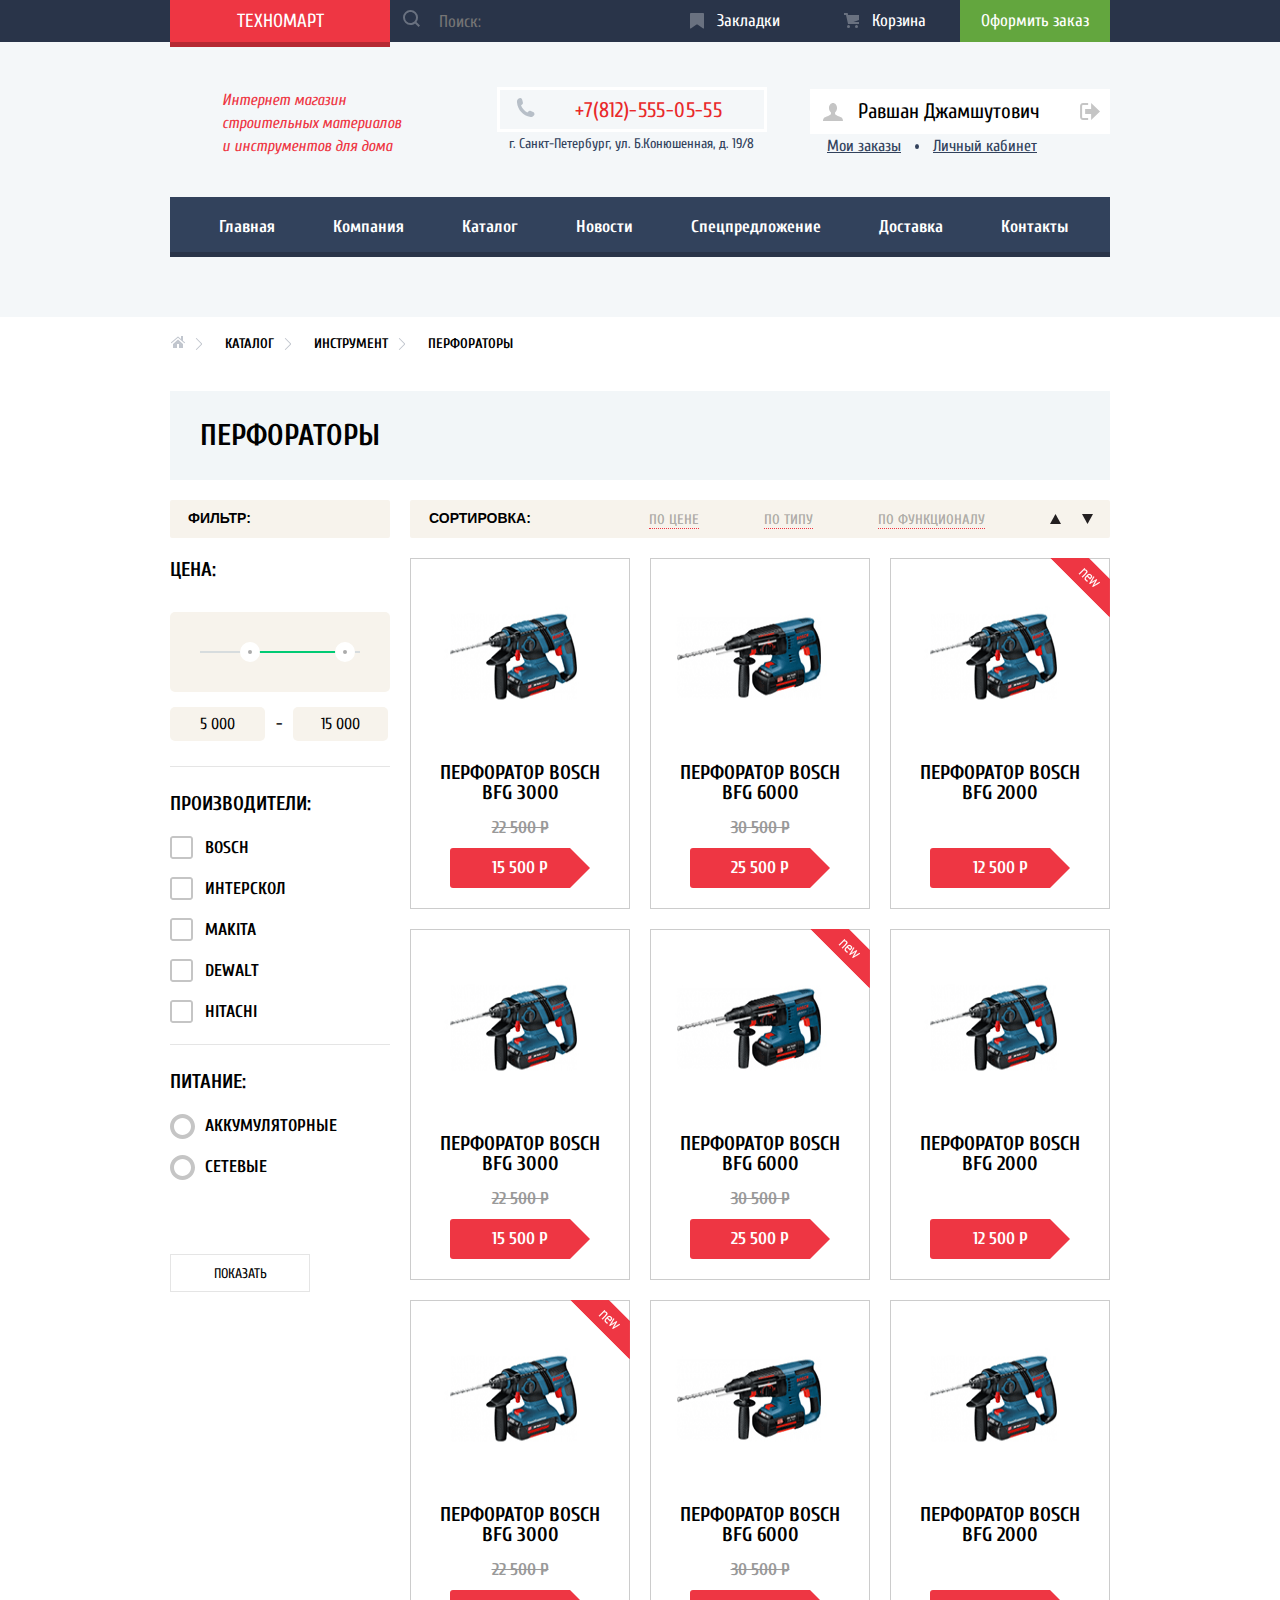
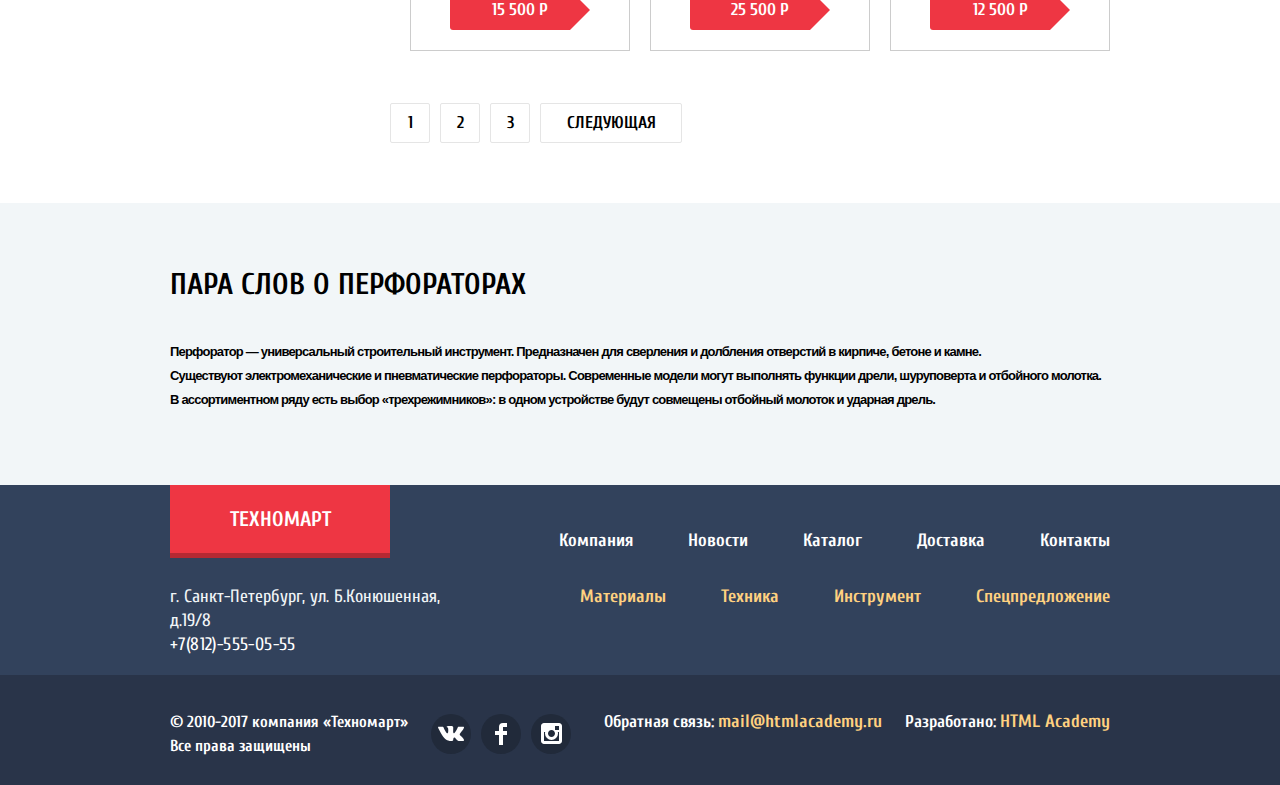
<file: catalog.html>
<!DOCTYPE html>
<html lang="ru">

<head>
  <meta charset="utf-8">
  <title>HTML Academy: Техномарт</title>
  <link rel="stylesheet" href="css/header-footer.css">
  <link href="css/normalize.css" rel="stylesheet">
  <link href="https://fonts.googleapis.com/css?family=Cuprum:400,400i,700&display=swap&subset=cyrillic" rel="stylesheet">
  <link href="https://fonts.googleapis.com/css?family=PT+Sans:400,700&display=swap&subset=cyrillic" rel="stylesheet">
</head>
<body>

<header class="site-header">
  <nav class="site-navigation">
    <div class="container">
      <a href="index.html" class="index">техномарт</a>
      <form class="form-search">
        <input type="search" placeholder="Поиск:" class="search">
        <button type="submit" class="search-button"><svg xmlns="http://www.w3.org/2000/svg" width="17" height="17" viewBox="0 0 17 17"><path class="svg-search" d="M17 15.586l-3.542-3.542A7.465 7.465 0 0 0 15 7.5 7.5 7.5 0 1 0 7.5 15c1.71 0 3.282-.579 4.544-1.542L15.586 17 17 15.586zM2 7.5C2 4.467 4.467 2 7.5 2 10.532 2 13 4.467 13 7.5c0 3.032-2.468 5.5-5.5 5.5A5.506 5.506 0 0 1 2 7.5z"/></svg>
        </button>
      </form>
      <a class="marker" href="#"><svg xmlns="http://www.w3.org/2000/svg" width="14" height="16" viewBox="0 0 14 16"><path fill="#ffffff" d="M14 15c0 .55-.368.741-.818.426l-5.363-3.765c-.45-.315-1.187-.315-1.637 0L.818 15.426C.368 15.741 0 15.55 0 15V1c0-.55.45-1 1-1h12c.55 0 1 .45 1 1v14z"/></svg>Закладки</a>
      <a class="basket" href="#"><svg xmlns="http://www.w3.org/2000/svg" width="15" height="15" viewBox="0 0 15 15"><circle fill="#ffffff" cx="4.5" cy="13.5" r="1.5"/><circle fill="#ffffff" cx="12.5" cy="13.5" r="1.5"/><path fill="#ffffff" d="M15 2H4.07l-.422-2H0v2h2.031l1.985 9H15V9H9.441L15 6.951z"/></svg>Корзина</a>
      <a class="checkout" href="#">Оформить заказ</a>
    </div>
  </nav>
  <div class="top-header">
    <h1 class="head-line">Интернет магазин<br> строительных материалов<br> и инструментов для дома</h1>
    <section class="contacts">
      <a class="phone" href="tel:+78125550555"><span><svg xmlns="http://www.w3.org/2000/svg" width="19" height="19" viewBox="0 0 19 19"><path fill="#B7BFC8" d="M15.572 18.985h-.941c-4.129-.488-7.157-2.408-9.359-4.864C3.062 11.66 1.318 8.492.978 4.228V3.084c.078-.774.459-1.304.898-1.757C2.425.766 3.25.044 4.002.019c.554-.018 1.5.38 1.879.899.329.446.504 1.339.656 2.003.154.671.505 1.643.408 2.289-.148 1.007-1.487 1.434-1.879 2.166 1.307 3.135 3.443 5.439 6.293 7.031.715-.392 1.346-1.572 2.332-1.595.359-.009.818.178 1.184.286.402.121.75.275 1.104.408.596.224 1.648.521 2.004 1.021.365.513.57 1.356.49 1.879-.164 1.041-1.879 2.197-2.901 2.579z"/></svg></span>+7(812)-555-05-55</a>
      <address class="adress">г. Санкт-Петербург, ул. Б.Конюшенная, д. 19/8</address>
    </section>
    <!--<ul class="user-navigation out">-->
      <!--<li class="entry"><a href="#" class="login-link"><svg xmlns="http://www.w3.org/2000/svg" width="20" height="17" viewBox="0 0 20 17"><path fill="#c5c5c5" d="M14.875 8.5L6 0v6H0v5h6v6z"/><path fill="#c5c5c5" d="M16.986 15.01h-5.027V17h5.027c2.178 0 3.004-1.81 3.029-3.026V3.028C19.99 1.811 19.164 0 16.986 0h-5.027v1.99h5.027c.839 0 .992.681 1.01 1.057v10.904c-.017.376-.171 1.059-1.01 1.059z"/></svg>Вход</a></li>-->
      <!--<li class="check-in"><a href="#" class="check-in-link">Регистрация</a></li>-->
    <!--</ul>-->
    <div class="user-navigation in">
      <div class="entry-out">
        <a href="#"><svg xmlns="http://www.w3.org/2000/svg" width="20" height="18" viewBox="0 0 20 18"><path fill="#c5c5c5" d="M17.881 14.166c-2.144-.735-4.256-1.666-5.207-2.39-.657-.501-.77-1.618-.517-2.415 1.118-.903 1.864-2.477 1.864-4.278C14.021 2.276 12.221 0 10 0S5.979 2.276 5.979 5.083c0 1.801.746 3.374 1.863 4.277.253.798.141 1.915-.517 2.416-.95.724-3.063 1.654-5.207 2.39S0 18 0 18h20s.025-3.099-2.119-3.834z"/></svg>
          Равшан Джамшутович
          <svg xmlns="http://www.w3.org/2000/svg" width="21" height="17" viewBox="0 0 21 17"><g fill="#c5c5c5"><path fill="#c5c5c5" d="M21 8.5L12.125 0v6h-6v5h6v6z"/><path fill="#c5c5c5" d="M3.106 13.952V3.048c.018-.376.171-1.057 1.01-1.057h5.027V0H4.116C1.938 0 1.112 1.81 1.087 3.027v10.946C1.112 15.189 1.938 17 4.116 17h5.027v-1.99H4.116c-.839 0-.992-.683-1.01-1.058z"/></g></svg></a>
      </div>
      <ul class="in-down">
        <li><a>Мои заказы</a></li>
        <li><div class="dotter"></div></li>
        <li><a>Личный кабинет</a></li>
      </ul>
    </div>

  </div>

  <ul class="main-navigator">
    <li class="main-home"><a href="index.html" class="main-navigator-link">Главная</a></li>
    <li class="main-company"><a href="#" class="main-navigator-link">Компания</a></li>
    <li class="main-catalog"><a href="catalog.html" class="main-navigator-link">Каталог</a></li>
    <li class="main-news"><a href="#" class="main-navigator-link">Новости</a></li>
    <li class="main-special-offer"><a href="#" class="main-navigator-link">Спецпредложение</a></li>
    <li class="main-delivery"><a href="#" class="main-navigator-link">Доставка</a></li>
    <li class="main-contacts"><a href="#" class="main-navigator-link">Контакты</a></li>
  </ul>
</header>

<main class="container-catalog">
  <div class="breadcrumbs-div">
    <ul class="breadcrumbs">
      <li><a href="index.html"><svg xmlns="http://www.w3.org/2000/svg" width="15" height="12" viewBox="0 0 15 12"><g fill="#C1C6CE"><path d="M3 8v4h4V8h2v4h4V8L8 3.516z"/><path d="M14.831 6.365L13 4.751V0h-2v2.987L8.332.635c-.02-.017-.043-.023-.064-.037a.465.465 0 0 0-.08-.047.551.551 0 0 0-.095-.024C8.062.521 8.032.515 8 .515c-.031 0-.061.006-.092.012a.46.46 0 0 0-.095.025c-.028.011-.053.029-.08.046-.021.014-.045.02-.064.037l-6.498 5.73a.501.501 0 0 0 .33.875.497.497 0 0 0 .331-.125L8 1.677l6.169 5.438a.501.501 0 0 0 .662-.75z"/></g></svg></a></li>
      <li><a href="catalog.html">Каталог</a></li>
      <li><a href="tools.html">Инструмент</a></li>
      <li class="active">Перфораторы</li>
    </ul>
  </div>
  <h1 class="page-title">Перфораторы</h1>
  <div class="block-catalog">
    <section class="filters">
      <div class="filters-headline">
        <h2>Фильтр:</h2>
      </div>
      <div class="price">
        <h3>Цена:</h3>
        <div class="range-filter">
          <div class="range-controls">
            <div class="scale"><div class="bar"></div></div>
            <div class="toggle min-toggle"></div>
            <div class="toggle max-toggle"></div>
          </div>
          <div class="price-controls">
            <input class="min-price" type="text" value="5 000">
            - <input class="max-price" type="text" value="15 000">
          </div>
        </div>
      </div>
      <div class="line"></div>
      <div class="manufacturers">
        <h3>Производители:</h3>
        <label class="filters-checkbox">
          <input type="checkbox" name="manufacturers" value="Bosch" class="visually-hidden"><span class="checkbox-indicator"></span>Bosch
        </label>
        <label class="filters-checkbox">
          <input type="checkbox" name="manufacturers" value="Interskol" class="visually-hidden"><span class="checkbox-indicator"></span>Интерскол
        </label>
        <label class="filters-checkbox">
          <input type="checkbox" name="manufacturers" value="Makita" class="visually-hidden"><span class="checkbox-indicator"></span>Makita
        </label>
        <label class="filters-checkbox">
          <input type="checkbox" name="manufacturers" value="Dewalt" class="visually-hidden"><span class="checkbox-indicator"></span>Dewalt
        </label>
        <label class="filters-checkbox last">
          <input type="checkbox" name="manufacturers" value="Hitachi" class="visually-hidden"><span class="checkbox-indicator"></span>Hitachi
        </label>
      </div>
      <div class="line"></div>
      <div class="power-supply">
        <h3>Питание:</h3>
        <label class="filters-radio">
          <input type="radio" name="power-supply" value="battaty" class="visually-hidden"><span class="radio-indicator"></span>Аккумуляторные
        </label>
        <label  class="filters-radio">
          <input type="radio" name="power-supply" value="wired" class="visually-hidden"><span class="radio-indicator"></span>Сетевые
        </label>
      </div>
      <button>Показать</button>

    </section>
    <div class="rights-colums">
      <div class="filters-in-catalog">
        <span>Сортировка:</span>
        <ul class="sorting">
          <li><a href="#">По цене</a></li>
          <li><a href="#">По типу</a></li>
          <li><a href="#">По функционалу</a></li>
          <li class="dir-up"><svg xmlns="http://www.w3.org/2000/svg" width="11" height="10" viewBox="0 0 11 10"><path fill="#231F20" d="M5.5 0L0 10h11z"/></svg></li>
          <li  class="dir-down"><svg xmlns="http://www.w3.org/2000/svg" width="11" height="10" viewBox="0 0 11 10"><path fill="#231F20" d="M5.5 10L0 0h11"/></svg></li>
        </ul>
      </div>
      <section class="catalog">
        <h2 class="visually-hidden">Перфораторы</h2>
        <div class="catalog-margin">
        <ul class="catalog-list catalog">
          <li class="catalog-item">
            <article>
              <div class="actions">
                <a href="#buy" class="buy"><svg xmlns="http://www.w3.org/2000/svg" width="15" height="15" viewBox="0 0 15 15"><circle fill="#ffffff" cx="4.5" cy="13.5" r="1.5"/><circle fill="#ffffff" cx="12.5" cy="13.5" r="1.5"/><path fill="#ffffff" d="M15 2H4.07l-.422-2H0v2h2.031l1.985 9H15V9H9.441L15 6.951z"/></svg>Купить</a>
                <a href="#in-marker" class="in-marker">В закладки</a>
              </div>
              <p class="catalog-item-image">
                <a href="catalog-item.html">
                  <img src="img/content/Perforator_1.png"  alt="Перфоратор Bosch BFG 3000" width=218 height=164>
                </a>
              </p>
              <h3>Перфоратор Bosch BFG 3000</h3>
              <p class="catalog-item-old-price">
                22 500 Р
              </p>
              <p class="catalog-item-price">
                15 500 Р
              </p>
            </article>
          </li>
          <li class="catalog-item">
            <article>
              <div class="actions">
                <a href="#buy" class="buy"><svg xmlns="http://www.w3.org/2000/svg" width="15" height="15" viewBox="0 0 15 15"><circle fill="#ffffff" cx="4.5" cy="13.5" r="1.5"/><circle fill="#ffffff" cx="12.5" cy="13.5" r="1.5"/><path fill="#ffffff" d="M15 2H4.07l-.422-2H0v2h2.031l1.985 9H15V9H9.441L15 6.951z"/></svg>Купить</a>
                <a href="#in-marker" class="in-marker">В закладки</a>
              </div>
              <p class="catalog-item-image">
                <a href="catalog-item.html">
                  <img src="img/content/Perforator_2.png"  alt="Перфоратор Bosch BFG 6000" width=218 height=164>
                </a>
              </p>
              <h3>Перфоратор Bosch BFG 6000</h3>
              <p class="catalog-item-old-price">
                30 500 Р
              </p>
              <p class="catalog-item-price">
                25 500 Р
              </p>
            </article>
          </li>
          <li class="catalog-item">
            <article>
              <div class="flag flag-new"></div>
              <div class="actions">
                <a href="#buy" class="buy"><svg xmlns="http://www.w3.org/2000/svg" width="15" height="15" viewBox="0 0 15 15"><circle fill="#ffffff" cx="4.5" cy="13.5" r="1.5"/><circle fill="#ffffff" cx="12.5" cy="13.5" r="1.5"/><path fill="#ffffff" d="M15 2H4.07l-.422-2H0v2h2.031l1.985 9H15V9H9.441L15 6.951z"/></svg>Купить</a>
                <a href="#in-marker" class="in-marker">В закладки</a>
              </div>
              <p class="catalog-item-image">
                <a href="catalog-item.html">
                  <img src="img/content/Perforator_3.png"  alt="Перфоратор Bosch BFG 2000" width=218 height=164>
                </a>
              </p>
              <h3>Перфоратор Bosch BFG 2000</h3>
              <p class="catalog-item-old-price">
              </p>
              <p class="catalog-item-price">
                12 500 Р
              </p>
            </article>
          </li>
          <li class="catalog-item">
            <article>
              <div class="actions">
                <a href="#buy" class="buy"><svg xmlns="http://www.w3.org/2000/svg" width="15" height="15" viewBox="0 0 15 15"><circle fill="#ffffff" cx="4.5" cy="13.5" r="1.5"/><circle fill="#ffffff" cx="12.5" cy="13.5" r="1.5"/><path fill="#ffffff" d="M15 2H4.07l-.422-2H0v2h2.031l1.985 9H15V9H9.441L15 6.951z"/></svg>Купить</a>
                <a href="#in-marker" class="in-marker">В закладки</a>
              </div>
              <p class="catalog-item-image">
                <a href="catalog-item.html">
                  <img src="img/content/Perforator_1.png"  alt="Перфоратор Bosch BFG 3000" width=218 height=164>
                </a>
              </p>
              <h3>Перфоратор Bosch BFG 3000</h3>
              <p class="catalog-item-old-price">
                22 500 Р
              </p>
              <p class="catalog-item-price">
                15 500 Р
              </p>
            </article>
          </li>
          <li class="catalog-item">
            <article>
              <div class="flag flag-new">новинка</div>
              <div class="actions">
                <a href="#buy" class="buy"><svg xmlns="http://www.w3.org/2000/svg" width="15" height="15" viewBox="0 0 15 15"><circle fill="#ffffff" cx="4.5" cy="13.5" r="1.5"/><circle fill="#ffffff" cx="12.5" cy="13.5" r="1.5"/><path fill="#ffffff" d="M15 2H4.07l-.422-2H0v2h2.031l1.985 9H15V9H9.441L15 6.951z"/></svg>Купить</a>
                <a href="#in-marker" class="in-marker">В закладки</a>
              </div>
              <p class="catalog-item-image">
                <a href="catalog-item.html">
                  <img src="img/content/Perforator_2.png"  alt="Перфоратор Bosch BFG 6000" width=218 height=164>
                </a>
              </p>
              <h3>Перфоратор Bosch BFG 6000</h3>
              <p class="catalog-item-old-price">
                30 500 Р
              </p>
              <p class="catalog-item-price">
                25 500 Р
              </p>
            </article>
          </li>
          <li class="catalog-item">
            <article>
              <div class="actions">
                <a href="#buy" class="buy"><svg xmlns="http://www.w3.org/2000/svg" width="15" height="15" viewBox="0 0 15 15"><circle fill="#ffffff" cx="4.5" cy="13.5" r="1.5"/><circle fill="#ffffff" cx="12.5" cy="13.5" r="1.5"/><path fill="#ffffff" d="M15 2H4.07l-.422-2H0v2h2.031l1.985 9H15V9H9.441L15 6.951z"/></svg>Купить</a>
                <a href="#in-marker" class="in-marker">В закладки</a>
              </div>

              <p class="catalog-item-image">
                <a href="catalog-item.html">
                  <img src="img/content/Perforator_3.png"  alt="Перфоратор Bosch BFG 2000" width=218 height=164>
                </a>
              </p>
              <h3>Перфоратор Bosch BFG 2000</h3>
              <p class="catalog-item-old-price">
              </p>
              <p class="catalog-item-price">
                12 500 Р
              </p>
            </article>
          </li>
          <li class="catalog-item">
            <article>
              <div class="flag flag-new">новинка</div>
              <div class="actions">
                <a href="#buy" class="buy"><svg xmlns="http://www.w3.org/2000/svg" width="15" height="15" viewBox="0 0 15 15"><circle fill="#ffffff" cx="4.5" cy="13.5" r="1.5"/><circle fill="#ffffff" cx="12.5" cy="13.5" r="1.5"/><path fill="#ffffff" d="M15 2H4.07l-.422-2H0v2h2.031l1.985 9H15V9H9.441L15 6.951z"/></svg>Купить</a>
                <a href="#in-marker" class="in-marker">В закладки</a>
              </div>
              <p class="catalog-item-image">
                <a href="catalog-item.html">
                  <img src="img/content/Perforator_1.png"  alt="Перфоратор Bosch BFG 3000" width=218 height=164>
                </a>
              </p>
              <h3>Перфоратор Bosch BFG 3000</h3>
              <p class="catalog-item-old-price">
                22 500 Р
              </p>
              <p class="catalog-item-price">
                15 500 Р
              </p>
            </article>
          </li>
          <li class="catalog-item">
            <article>
              <div class="actions">
                <a href="#buy" class="buy"><svg xmlns="http://www.w3.org/2000/svg" width="15" height="15" viewBox="0 0 15 15"><circle fill="#ffffff" cx="4.5" cy="13.5" r="1.5"/><circle fill="#ffffff" cx="12.5" cy="13.5" r="1.5"/><path fill="#ffffff" d="M15 2H4.07l-.422-2H0v2h2.031l1.985 9H15V9H9.441L15 6.951z"/></svg>Купить</a>
                <a href="#in-marker" class="in-marker">В закладки</a>
              </div>
              <p class="catalog-item-image">
                <a href="catalog-item.html">
                  <img src="img/content/Perforator_2.png"  alt="Перфоратор Bosch BFG 6000" width=218 height=164>
                </a>
              </p>
              <h3>Перфоратор Bosch BFG 6000</h3>
              <p class="catalog-item-old-price">
                30 500 Р
              </p>
              <p class="catalog-item-price">
                25 500 Р
              </p>
            </article>
          </li>
          <li class="catalog-item">
            <article>
              <div class="actions">
                <a href="#buy" class="buy"><svg xmlns="http://www.w3.org/2000/svg" width="15" height="15" viewBox="0 0 15 15"><circle fill="#ffffff" cx="4.5" cy="13.5" r="1.5"/><circle fill="#ffffff" cx="12.5" cy="13.5" r="1.5"/><path fill="#ffffff" d="M15 2H4.07l-.422-2H0v2h2.031l1.985 9H15V9H9.441L15 6.951z"/></svg>Купить</a>
                <a href="#in-marker" class="in-marker">В закладки</a>
              </div>
              <p class="catalog-item-image">
                <a href="catalog-item.html">
                  <img src="img/content/Perforator_3.png"  alt="Перфоратор Bosch BFG 2000" width=218 height=164>
                </a>
              </p>
              <h3>Перфоратор Bosch BFG 2000</h3>
              <p class="catalog-item-old-price">
              </p>
              <p class="catalog-item-price">
                12 500 Р
              </p>
            </article>
          </li>
        </ul>
        </div>
      </section>
      <div class="number-page">
        <div class="number">1</div>
        <div class="number">2</div>
        <div class="number">3</div>
        <div class="number last">Следующая</div>
      </div>
    </div>
  </div>
  <div class="word">
    <div class="word-press">
      <h4>Пара слов о перфораторах</h4>
      <p>Перфоратор — универсальный строительный инструмент. Предназначен для сверления и долбления отверстий в кирпиче, бетоне и камне.<br> Существуют электромеханические и пневматические перфораторы. Современные модели могут выполнять функции дрели, шуруповерта и отбойного молотка. В ассортиментном ряду есть выбор «трехрежимников»: в одном устройстве будут совмещены отбойный молоток и ударная дрель.</p>
    </div>
  </div>
</main>

<footer class="main-footer">
  <div class="footer-up">
    <div class="top-footer">
      <a href="index.html" class="index">техномарт</a>
      <ul class="main-navigator-footer">
        <li class="main-company"><a href="#">Компания</a></li>
        <li class="main-news"><a href="#">Новости</a></li>
        <li class="main-catalog"><a href="catalog.html">Каталог</a></li>
        <li class="main-delivery"><a href="#">Доставка</a></li>
        <li class="main-contacts"><a href="#">Контакты</a></li>
      </ul>
    </div>
    <div class="bottom-footer">
      <div class="footer-adress">
        <address class="adress">г. Санкт-Петербург, ул. Б.Конюшенная, д.19/8</address>
        <a class="phone" href="tel:+78125550555">+7(812)-555-05-55</a>
      </div>
      <ul class="main-navigator-footer2">
        <li class="main-material"><a href="#">Материалы</a></li>
        <li class="main-technics"><a href="#">Техника</a></li>
        <li class="main-tool"><a href="#">Инструмент</a></li>
        <li class="main-special-offer"><a href="#">Спецпредложение</a></li>
      </ul>
    </div>
  </div>
  <div class="footer-down">
    <div class="footer-copyright-div">
      <p class="footer-rights">
        <span>&#169;</span>
        2010-2017 компания «Техномарт»<br>
        Все права защищены
      </p>
      <div class="footer-social">
        <a class="social social-vk" href="#" target="_blank"><img src="img/svg/icon-vk.svg" alt="VK" width=26 height=15></a>
        <a class="social social-fb" href="#" target="_blank"><img src="img/svg/icon-fb.svg" alt="FB" width=12 height=22></a>
        <a class="social social-insta" href="#" target="_blank"><img src="img/svg/icon-insta.svg" alt="Inst" width=21 height=21></a>
      </div>
      <p class="footer-copyright">
        <b>Обратная связь:</b>
        <a class="footer-button" href="mailto:mail@htmlacademy.ru">mail@htmlacademy.ru</a>
      </p>
      <p class="footer-copyright">
        <b>Разработано:</b>
        <a class="footer-button" href="https://htmlacademy.ru/intensive/htmlcss" target="_blank">HTML Academy</a>
      </p>
    </div>

  </div>


</footer>

  <!--<section class="modal modal-login">-->
    <!--<h2>Личный кабинет</h2>-->
    <!--<p>Введите свой логин и пароль.</p>-->
    <!--&lt;!&ndash; Здесь будет форма &ndash;&gt;-->
    <!--<span class="modal-close">x</span>-->
  <!--</section>-->

  <!--<section class="modal modal-map">-->
    <!--<h2 class="visually-hidden">Как до нас добраться</h2>-->
    <!--<span class="modal-close">x</span>-->
  <!--</section>-->

<!--<section class="pop-up goods-in-basket">-->
  <!--<div class="mark">-->
    <!--<svg xmlns="http://www.w3.org/2000/svg" width="66" height="66" viewBox="0 0 66 66"><circle fill="#63A63E" cx="33" cy="33" r="33"/><path fill="#FFF" d="M49.641 21.066a1.003 1.003 0 0 0-1.414 0L29.788 39.504a1.003 1.003 0 0 1-1.414 0l-8.14-8.139a1.003 1.003 0 0 0-1.414 0L15.285 34.9a1.003 1.003 0 0 0 0 1.414l13.089 13.09a1.003 1.003 0 0 0 1.414 0l3.536-3.536 1.414-1.414 18.438-18.438a1.003 1.003 0 0 0 0-1.414l-3.535-3.536z"/></svg><p>Товар добавлен в корзину!</p>-->
  <!--</div>-->
  <!--<div class="button-mark">-->
    <!--<button class="red-button">Оформить заказ</button>-->
    <!--<button class="grey-button">Продолжить покупки</button>-->
  <!--</div>-->

  <!--<button class="close-button"><svg enable-background="new 0 0 21 21" height="21" viewBox="0 0 21 21" width="21" xmlns="http://www.w3.org/2000/svg"><path d="m13.273 10.5 7.422-7.422c.389-.389.389-1.025 0-1.414l-1.359-1.359c-.389-.389-1.025-.389-1.414 0l-7.422 7.422-7.422-7.422c-.389-.389-1.025-.389-1.414 0l-1.359 1.359c-.389.389-.389 1.025 0 1.414l7.422 7.422-7.421 7.422c-.389.389-.389 1.025 0 1.414l1.359 1.359c.389.389 1.025.389 1.414 0l7.422-7.422 7.422 7.422c.389.389 1.025.389 1.414 0l1.359-1.359c.389-.389.389-1.025 0-1.414z" fill="#ee3643"/></svg></button>-->
<!--</section>-->
<script  src="js/all.min.js"></script>
</body>
</html>
</file>
<file: css/header-footer.css>
body {
  font-family: 'Cuprum', sans-serif;
  margin: 0;
  padding: 0;

  font-size: 17px;
  line-height: 24px;
  font-weight: 700;
  color: #000000;

  background-color: #ffffff;
}

/*body > * { background: rgba(255, 0, 0, 0.3); }*/
/*body > * > * { background: rgba(255, 255, 0, 0.3);}*/
/*body > * > * > * { background: rgba(0, 0, 255, 0.3); }*/
/*body > * > * > * > * { background: rgba(0, 255, 255, 0.3); }*/

a {
  text-decoration: none;
}

.site-header {
  display: -webkit-box;
  display: -ms-flexbox;
  display: flex;
  -webkit-box-orient: vertical;
  -webkit-box-direction: normal;
  -ms-flex-direction: column;
  flex-direction: column;
  -webkit-box-align: center;
  -ms-flex-align: center;
  align-items: center;
  background-color: #f4f7f9;
  width: 100%;
}

.site-navigation a,
.main-navigator a {
  color: #ffffff;
}

.site-navigation {
  display: -webkit-box;
  display: -ms-flexbox;
  display: flex;
  -webkit-box-pack: center;
  -ms-flex-pack: center;
  justify-content: center;
  -webkit-box-orient: horizontal;
  -webkit-box-direction: normal;
  -ms-flex-direction: row;
  flex-direction: row;
  height: auto;

  width: 100%;
  background-color: #293449;
  text-align: center;
  font-size: 17px;
  font-weight: normal;
  font-style: normal;
  font-stretch: normal;
  letter-spacing: normal;
  color: #ffffff;
  padding: 0 10px;
}

.container {
  display: -webkit-box;
  display: -ms-flexbox;
  display: flex;
  -ms-flex-line-pack: center;
  align-content: center;
  -webkit-box-orient: horizontal;
  -webkit-box-direction: normal;
  -ms-flex-direction: row;
  flex-direction: row;
  -webkit-box-pack: inherit;
  -ms-flex-pack: inherit;
  justify-content: inherit;
  width: 100%;
  max-width: 940px;
}

.marker:hover,
.basket:hover {
  background-color: #212a3a;
}
.index {
  display: -webkit-box;
  display: -ms-flexbox;
  display: flex;
  -ms-flex-line-pack: center;
  align-content: center;
  -webkit-box-orient: horizontal;
  -webkit-box-direction: normal;
  -ms-flex-direction: row;
  flex-direction: row;
  -webkit-box-pack: center;
  -ms-flex-pack: center;
  justify-content: center;

  text-transform: uppercase;
  font-size: 19px;
  width: 220px;
  height: 42px;
  line-height: 42px;
  text-align: center;
  border-bottom: 5px solid rgba(0, 0, 0, 0.24);
  background-color: #ee3643;
  margin-bottom: -5px
}

.top-footer .index {
  height: 68px;
  line-height: 68px;
  font-size: 21px;
}

.index:hover {
  background-color: #ca2c37;
}
.container form {
  display: -webkit-box;
  display: -ms-flexbox;
  display: flex;
  -ms-flex-line-pack: center;
  align-content: center;
  -webkit-box-orient: horizontal;
  -webkit-box-direction: normal;
  -ms-flex-direction: row;
  flex-direction: row;
  -webkit-box-pack: center;
  -ms-flex-pack: center;
  justify-content: center;

  position: relative;
  margin: 0 auto;
}

form input {
  border: none;
  outline: none;
  background: transparent;
}

.form-search {
  width: 270px;
}

.search {
  width: 100%;
  height: 42px;
  padding-left: 49px;
  font-size: 17px;

}

.search-button {
  height: 42px;
  width: 42px;
  position: absolute;
  top: 0;
  left: 0;
  cursor: pointer;
  background: none;
  border: none;
}

nav path,
nav circle {
  fill: rgba(255, 255, 255, 0.3);
}

form input:focus + .search-button path {
  fill: #ee3643;
}

form input:focus {
  background-color: #ffffff;
}

.marker,
.basket {
  display: -webkit-box;
  display: -ms-flexbox;
  display: flex;
  -ms-flex-line-pack: center;
  align-content: center;
  -webkit-box-orient: horizontal;
  -webkit-box-direction: normal;
  -ms-flex-direction: row;
  flex-direction: row;
  -webkit-box-pack: center;
  -ms-flex-pack: center;
  justify-content: center;

  width: 150px;
  line-height: 42px;
  text-align: center;
  font-size: 17px;
}

.marker svg,
.basket svg {
  padding: 13px 13px 13px 0px;
}

.checkout {
  display: -webkit-box;
  display: -ms-flexbox;
  display: flex;
  -ms-flex-line-pack: center;
  align-content: center;
  -webkit-box-orient: horizontal;
  -webkit-box-direction: normal;
  -ms-flex-direction: row;
  flex-direction: row;
  -webkit-box-pack: center;
  -ms-flex-pack: center;
  justify-content: center;

  width: 150px;
  background-color: #63a63e;
  line-height: 42px;
  text-align: center;
  font-size: 17px;
}
.checkout:hover {
  background-color: #5fbb2d;
}

.top-header {
  display: -webkit-box;
  display: -ms-flexbox;
  display: flex;
  width: 940px;
  height: 65px;
  -ms-flex-line-pack: center;
  align-content: center;
  -webkit-box-orient: horizontal;
  -webkit-box-direction: normal;
  -ms-flex-direction: row;
  flex-direction: row;
  -webkit-box-pack: justify;
  -ms-flex-pack: justify;
  justify-content: space-between;
  padding-top: 47px;
  padding-bottom: 43px;
  margin: 0 auto;
}

.head-line {
  display: -webkit-box;
  display: -ms-flexbox;
  display: flex;
  height: 65px;
  -ms-flex-line-pack: center;
  align-content: center;
  -webkit-box-orient: horizontal;
  -webkit-box-direction: normal;
  -ms-flex-direction: row;
  flex-direction: row;
  -webkit-box-pack: center;
  -ms-flex-pack: center;
  justify-content: center;

  font-family: Cuprum;
  font-size: 16px;
  font-weight: normal;
  font-style: italic;
  font-stretch: normal;
  line-height: 1.44;
  letter-spacing: normal;
  text-align: left;
  color: #ee3643;
  padding: 0 52px;
  margin: 0;
}

.top-header .contacts {
  display: -webkit-box;
  display: -ms-flexbox;
  display: flex;
  height: 65px;
  -ms-flex-line-pack: center;
  align-content: center;
  -webkit-box-orient: vertical;
  -webkit-box-direction: normal;
  -ms-flex-direction: column;
  flex-direction: column;
  -webkit-box-pack: center;
  -ms-flex-pack: center;
  justify-content: center;

  width: 270px;
}

.contacts .phone {
  display: inline-block;
  border: 3px solid #ffffff;
  padding: 8px 0;
}

.phone {
  font-family: Cuprum;
  font-size: 21px;
  font-weight: normal;
  font-style: normal;
  font-stretch: normal;
  line-height: 1;
  letter-spacing: 0.4px;
  text-align: left;
  color: #e9292a;
}

.phone span {
  padding: 13px 40px 13px 16px;
}

.adress {
  font-family: Cuprum;
  font-size: 14px;
  font-weight: normal;
  font-style: normal;
  font-stretch: normal;
  line-height: 1.71;
  letter-spacing: normal;
  text-align: center;
  color: #32425c;
}

.user-navigation {
  display: -webkit-box;
  display: -ms-flexbox;
  display: flex;
  width: 300px;
  height: 60px;
  -ms-flex-line-pack: center;
  align-content: center;
  -webkit-box-orient: horizontal;
  -webkit-box-direction: normal;
  -ms-flex-direction: row;
  flex-direction: row;
  -webkit-box-pack: center;
  -ms-flex-pack: center;
  justify-content: center;

  margin: 0px;
  padding: 0px;
}

.entry-out {
  display: -webkit-box;
  display: -ms-flexbox;
  display: flex;
  -webkit-box-align: center;
  -ms-flex-align: center;
  align-items: center;
  -webkit-box-pack: center;
  -ms-flex-pack: center;
  justify-content: center;

}

.entry-out a {
  display: -webkit-box;
  display: -ms-flexbox;
  display: flex;
  -webkit-box-align: center;
  -ms-flex-align: center;
  align-items: center;
  -webkit-box-pack: justify;
  -ms-flex-pack: justify;
  justify-content: space-between;
  width: 300px;
  height: 45px;
  line-height: 45px;
  background-color: #ffffff;

  font-family: 'Cuprum', sans-serif;
  font-size: 21px;
  line-height: 1;
  text-align: left;
}

.entry-out svg:first-of-type {
  padding: 13px;
}

.entry-out svg:last-of-type {
  padding: 14px 10px 14px 38px;
}

.in-down {
  display: -webkit-box;
  display: -ms-flexbox;
  display: flex;
  -ms-flex-line-pack: center;
  align-content: center;
  -webkit-box-orient: horizontal;
  -webkit-box-direction: normal;
  -ms-flex-direction: row;
  flex-direction: row;
  -webkit-box-pack: start;
  -ms-flex-pack: start;
  justify-content: flex-start;

  padding: 0px;
  margin: 0px;
  margin-left: 17px;
}

.user-navigation.out li,
.user-navigation.in {
  display: -webkit-box;
  display: -ms-flexbox;
  display: flex;
  -ms-flex-line-pack: center;
  align-content: center;
  -webkit-box-orient: horizontal;
  -webkit-box-direction: normal;
  -ms-flex-direction: row;
  flex-direction: row;
  -webkit-box-pack: center;
  -ms-flex-pack: center;
  justify-content: center;

  font-family: Cuprum;
  font-size: 21px;
  font-weight: normal;
  font-style: normal;
  font-stretch: normal;
  line-height: 1;
  letter-spacing: normal;
  text-align: left;

  height: 45px;
}

.user-navigation.in {
  -webkit-box-orient: vertical;
  -webkit-box-direction: normal;
  -ms-flex-direction: column;
  flex-direction: column;
  -webkit-box-pack: start;
  -ms-flex-pack: start;
  justify-content: flex-start;
}

.entry {
  padding-right: 10px;
}

.login-link svg {
  padding: 14px;
}

.login-link {
  display: -webkit-box;
  display: -ms-flexbox;
  display: flex;
  -webkit-box-orient: horizontal;
  -webkit-box-direction: normal;
  -ms-flex-direction: row;
  flex-direction: row;
  line-height: 45px;
  padding-right: 27px;
  vertical-align: middle;
  font-family: Cuprum;
  font-size: 21px;
  color: black;
  background-color: white;
  text-align: center;
}

.check-in {
  display: -webkit-box;
  display: -ms-flexbox;
  display: flex;
  -webkit-box-align: start;
  -ms-flex-align: start;
  align-items: flex-start;
  -webkit-box-pack: center;
  -ms-flex-pack: center;
  justify-content: center;
}

.check-in-link {
  padding: 11px 25px;
  font-size: 21px;
  color: black;
  background-color: white;
  text-align: center;
}

.login-link:hover,
.check-in-link:hover,
.login-link:hover path {
  color: #ee3643;
  fill: #32425c;
}

.user-navigation a {
  color: #000000;
}

.main-navigator {
  display: -webkit-box;
  display: -ms-flexbox;
  display: flex;
  -webkit-box-align: center;
  -ms-flex-align: center;
  align-items: center;
  -webkit-box-pack: justify;
  -ms-flex-pack: justify;
  justify-content: space-between;
  width: 900px;
  max-width: 900px;
  height: 60px;
  font-size: 17px;
  -webkit-box-shadow: inset 0px -5px 0 0 #293449;
  box-shadow: inset 0px -5px 0 0 #293449;
  background-color: #32425c;
  margin: 0 auto;
  padding: 0 20px;
  margin-bottom: 60px;
}

.main-navigator li {
  display: -webkit-box;
  display: -ms-flexbox;
  display: flex;
  -webkit-box-align: center;
  -ms-flex-align: center;
  align-items: center;
  height: 100%;
}

.main-navigator-link {
  display: -webkit-box;
  display: -ms-flexbox;
  display: flex;
  -webkit-box-align: center;
  -ms-flex-align: center;
  align-items: center;
  height: 100%;
  padding: 0 29px;
}

.main-navigator li:hover,
.main-navigator li:focus {
  background-color: #293449;
}

li {
  list-style: none;
}

.top-main {
  display: -webkit-box;
  display: -ms-flexbox;
  display: flex;
  -ms-flex-line-pack: center;
  align-content: center;
  -webkit-box-pack: center;
  -ms-flex-pack: center;
  justify-content: center;
  -webkit-box-orient: horizontal;
  -webkit-box-direction: normal;
  -ms-flex-direction: row;
  flex-direction: row;

  padding-bottom: 86px;
}

.main-footer {
  display: -webkit-box;
  display: -ms-flexbox;
  display: flex;
  -webkit-box-orient: vertical;
  -webkit-box-direction: normal;
  -ms-flex-direction: column;
  flex-direction: column;
  width: 100%;
  -ms-flex-line-pack: center;
  align-content: center;
  -webkit-box-pack: center;
  -ms-flex-pack: center;
  justify-content: center;
}

.main-navigator-footer a:hover,
.main-navigator-footer2 a:hover,
.footer-copyright a:hover {
  text-decoration: underline;
}

.footer-up {
  display: -webkit-box;
  display: -ms-flexbox;
  display: flex;
  -webkit-box-orient: vertical;
  -webkit-box-direction: normal;
  -ms-flex-direction: column;
  flex-direction: column;
  -webkit-box-align: center;
  -ms-flex-align: center;
  align-items: center;
  -webkit-box-pack: start;
  -ms-flex-pack: start;
  justify-content: flex-start;

  background-color: #32425c;
  color: #ffffff;
  width: 100%;
  height: 190px;
}

.top-footer {
  display: -webkit-box;
  display: -ms-flexbox;
  display: flex;
  -webkit-box-align: end;
  -ms-flex-align: end;
  align-items: flex-end;
  -webkit-box-pack: justify;
  -ms-flex-pack: justify;
  justify-content: space-between;
  -webkit-box-orient: horizontal;
  -webkit-box-direction: normal;
  -ms-flex-direction: row;
  flex-direction: row;
  width: 940px;
  padding: 0 10px;
  min-height: 68px;
  margin-bottom: 32px;
}

.main-navigator-footer,
.main-navigator-footer2{
  display: -webkit-box;
  display: -ms-flexbox;
  display: flex;
  -webkit-box-orient: horizontal;
  -webkit-box-direction: normal;
  -ms-flex-direction: row;
  flex-direction: row;
}

.main-navigator-footer {
  margin: 0;
}

.main-navigator-footer2{
  margin-top: 0;
}

.main-navigator-footer li,
.main-navigator-footer2 li {
  margin-left: 55px;
}

.bottom-footer {
  display: -webkit-box;
  display: -ms-flexbox;
  display: flex;
  -webkit-box-orient: horizontal;
  -webkit-box-direction: normal;
  -ms-flex-direction: row;
  flex-direction: row;
  -webkit-box-pack: justify;
  -ms-flex-pack: justify;
  justify-content: space-between;
  -ms-flex-line-pack: center;
  align-content: center;
  width: 940px;
  padding: 0 10px;
  margin-bottom: 53px;
}

.footer-down {
  display: -webkit-box;
  display: -ms-flexbox;
  display: flex;
  -webkit-box-orient: horizontal;
  -webkit-box-direction: normal;
  -ms-flex-direction: row;
  flex-direction: row;
  -ms-flex-line-pack: center;
  align-content: center;
  -webkit-box-pack: center;
  -ms-flex-pack: center;
  justify-content: center;

  height: 110px;
  background-color: #293449;
  color: #ffffff;
  width: 100%;
}

.footer-copyright-div {
  display: -webkit-box;
  display: -ms-flexbox;
  display: flex;
  -webkit-box-orient: horizontal;
  -webkit-box-direction: normal;
  -ms-flex-direction: row;
  flex-direction: row;
  -webkit-box-pack: justify;
  -ms-flex-pack: justify;
  justify-content: space-between;
  width: 940px;
  padding: 0 10px;
}

.bottom-footer-down {
  display: -webkit-box;
  display: -ms-flexbox;
  display: flex;
  -webkit-box-orient: horizontal;
  -webkit-box-direction: normal;
  -ms-flex-direction: row;
  flex-direction: row;
  -webkit-box-pack: center;
  -ms-flex-pack: center;
  justify-content: center;
  -ms-flex-line-pack: center;
  align-content: center;
}

.footer-rights {
  font-size: 16px;
  padding-top: 35px;
  margin: 0;
}

.footer-adress address{
  display: -webkit-box;
  display: -ms-flexbox;
  display: flex;
  -webkit-box-pack: center;
  -ms-flex-pack: center;
  justify-content: center;
  -ms-flex-line-pack: center;
  align-content: center;
  -webkit-box-orient: vertical;
  -webkit-box-direction: normal;
  -ms-flex-direction: column;
  flex-direction: column;
}

.footer-adress address,
.footer-adress a {
  font-family: 'Cuprum', sans-serif;
  font-size: 18px;
  line-height: 1.33;
  text-align: left;
  color: #f1f5f7;
}

.footer-down a,
.footer-up a {
  color: #ffffff;
}

div a {
  color: #ffffff;
  font-size: 14px;
}

.in-down a {
  font-family: 'Cuprum', sans-serif;
  font-size: 16px;
  line-height: 1.13;
  text-align: left;
  color: #32425c;
  text-decoration: underline;
  -webkit-text-decoration-color: #32425c;
  text-decoration-color: #32425c;
}

.in-down a:hover {
  color: #ee3643;
  -webkit-text-decoration-color: #ee3643;
  text-decoration-color: #ee3643;
}

.dotter {
  width: 4px;
  height: 5px;
  background-color: #32425c;
  border-radius: 50%;
  margin: 0 14px;
  margin-top: 10px;
}

.main-navigator-footer2 a,
.footer-copyright a {
  color: #ffd180;
}

.button {
  line-height: 38px;
  width: 220px;
  text-align: center;
}

.footer-social {
  display: -webkit-box;
  display: -ms-flexbox;
  display: flex;
  -webkit-box-align: center;
  -ms-flex-align: center;
  align-items: center;
  -webkit-box-pack: center;
  -ms-flex-pack: center;
  justify-content: center;
  -webkit-box-orient: horizontal;
  -webkit-box-direction: normal;
  -ms-flex-direction: row;
  flex-direction: row;
  padding-top: 35px;
  padding-bottom: 28px;
}

.social {
  display: -webkit-box;
  display: -ms-flexbox;
  display: flex;
  -webkit-box-align: center;
  -ms-flex-align: center;
  align-items: center;
  -webkit-box-pack: center;
  -ms-flex-pack: center;
  justify-content: center;
  width: 40px;
  height: 40px;
  margin-right: 10px;
  border-radius: 50%;

  vertical-align: middle;
  background-color: #212a3a;

}

.social:hover {
  background-color: #ee3643;
}

.footer-copyright {
  padding-top: 35px;
  margin: 0;
}


/*стили карточек торвара*/
.catalog-list,
.manufacturers-list {
  display: -webkit-box;
  display: -ms-flexbox;
  display: flex;
  -webkit-box-orient: horizontal;
  -webkit-box-direction: normal;
  -ms-flex-direction: row;
  flex-direction: row;
  -ms-flex-line-pack: center;
  align-content: center;
  -webkit-box-pack: center;
  -ms-flex-pack: center;
  justify-content: center;
  -ms-flex-wrap: wrap;
  flex-wrap: wrap;
  padding-top: 20px;
  padding-left: 0;
  margin: 0;
  margin-left: 20px;
  max-width: 960px;
}

.buy svg {
  padding: 0 20px 0 0;
}

.catalog-list.catalog {
  margin: 0;
}

.catalog-item {
  position: relative;
  display: inline-block;
  width: 218px;
  margin-right: 20px;
  margin-bottom: 20px;

  line-height: 20px;
  font-weight: bold;
  text-align: center;

  border: 1px solid #ccc;
}

.catalog-item .actions {
  display: none;
}

.catalog-item .image {
  width: 218px;
  height: 168px;
}

.catalog-item .image img {
  max-width: 100%;
}

.catalog-item h3 {
  min-height: 40px;
  padding: 0 25px;
  margin-top: 10px;
  margin-bottom: 15px;
}

.catalog-item-old-price {
  min-height: 20px;
  margin-top: 15px;
  margin-bottom: 10px;

  color: #999;
  text-decoration: line-through;
}

.catalog-item-price {
  position: relative;
  width: 80px;
  margin: 10px auto;
  margin-bottom: 20px;
  padding: 10px 30px;

  color: white;
  background: #ee3643;
  border-radius: 3px;
}

.catalog-item-price:after {
  content: "";

  position: absolute;
  top: 0;
  right: -20px;

  width: 0;
  height: 0;

  border: 20px solid white;
  border-left-color: #ee3643;
}

.catalog-item .actions {
  position: absolute;
  top: 0;
  left: 0;

  width: 218px;
  height: 88px;
  padding: 40px 0;

  background-color: rgba(255,255,255,0.9);
  z-index: 10;
}

.catalog-item .actions .buy,
.catalog-item .actions .in-marker {
  display: block;
  width: 129px;
  margin: 0 auto;
  margin-bottom: 7px;
  padding: 7px 0;

  background-color: #63a63e;
  border: 3px solid #63a63e;
  border-bottom-color: #367315;
  border-radius:3px;

  color: white;
  font-size: 14px;
  font-weight: normal;
  font-family: "Cuprum", sans-serif;
  line-height: 18px;
  text-decoration: none;
  text-transform: uppercase;
}

.catalog-item .actions .buy:hover {
  background-color: #5fbb2d;
  border: 3px solid #5fbb2d;
  border-bottom-color: #367315;
}

.catalog-item .actions .in-marker {
  color: #32425c;
  background: white;
  border-bottom-color: #63a63e;
}

.catalog-item .actions .in-marker:hover {
  border: 3px solid #32425c;
}

.catalog-item .actions {
  display: none;
}

.catalog-item:hover .actions {
  display: block;
}

.catalog-item:hover {
  -webkit-box-shadow: 0px 10px 25px 0 rgba(41, 52, 73, 0.5);
  box-shadow: 0px 10px 25px 0 rgba(41, 52, 73, 0.5);
}


.popular-product,
.popular-manufacturers {
  display: -webkit-box;
  display: -ms-flexbox;
  display: flex;
  -webkit-box-orient: vertical;
  -webkit-box-direction: normal;
  -ms-flex-direction: column;
  flex-direction: column;
  -webkit-box-align: center;
  -ms-flex-align: center;
  align-items: center;
  -webkit-box-pack: center;
  -ms-flex-pack: center;
  justify-content: center;
}
.popular-header {
  display: -webkit-box;
  display: -ms-flexbox;
  display: flex;
  -webkit-box-pack: justify;
  -ms-flex-pack: justify;
  justify-content: space-between;
  width: 940px;
  min-height: 90px;
  background-color: #f9f5f0;
  text-transform: uppercase;
}

.popular-header.first {
  margin-top: 53px;
}

.popular-header h2 {
  padding: 33px 0px 35px 30px;
  margin: 0;
}

.popular-header button {
  height: 38px;
  width: 253px;
  margin: 25px 24px 26px 0px;
}

.manufacturers-list li {
  position: relative;
  display: inline-block;
  width: 218px;
  height: 145px;
  margin-right: 20px;
  margin-bottom: 20px;

  line-height: 20px;
  font-weight: bold;
  text-align: center;

  border: 1px solid #ccc;
}

.manufacturers-list li:hover {
  -webkit-box-shadow: 0px 10px 25px 0 rgba(41, 52, 73, 0.5);
  box-shadow: 0px 10px 25px 0 rgba(41, 52, 73, 0.5);
}

.manufacturers-list li:focus {
  -webkit-box-shadow: 0px 4px 10px 0 rgba(41, 52, 73, 0.5);
  box-shadow: 0px 4px 10px 0 rgba(41, 52, 73, 0.5);
  opacity: 0.3;
}

.label-logo {
  height: 100%;
}

.label-logo a {
  display: -webkit-box;
  display: -ms-flexbox;
  display: flex;
  -webkit-box-orient: vertical;
  -webkit-box-direction: normal;
  -ms-flex-direction: column;
  flex-direction: column;
  -webkit-box-pack: center;
  -ms-flex-pack: center;
  justify-content: center;
  -webkit-box-align: center;
  -ms-flex-align: center;
  align-items: center;
  height: 100%;
  width: 100%;
}

.top-main * {
  margin: 0;
}

.about-company {
  display: -webkit-box;
  display: -ms-flexbox;
  display: flex;
  -ms-flex-line-pack: center;
  align-content: center;
  -webkit-box-pack: justify;
  -ms-flex-pack: justify;
  justify-content: space-between;
  -webkit-box-orient: vertical;
  -webkit-box-direction: normal;
  -ms-flex-direction: column;
  flex-direction: column;

  width: 540px;
  min-height: 370px;
  padding-right: 100px;
  padding-top: 82px;
}

.map-and-contact {
  display: -webkit-box;
  display: -ms-flexbox;
  display: flex;
  -ms-flex-line-pack: center;
  align-content: center;
  -webkit-box-pack: justify;
  -ms-flex-pack: justify;
  justify-content: space-between;
  -webkit-box-orient: vertical;
  -webkit-box-direction: normal;
  -ms-flex-direction: column;
  flex-direction: column;

  min-height: 370px;
  width: 300px;
  padding-top: 82px;
}

.map-and-contact p {
  margin: 0;
}

.transport-companies a {
  color: #000000;
  font-size: 18px;
}

.transport-companies a:after {
  content: "";
  position: absolute;
  width: 25px;
  height: 2px;
  background-color: #ee3643;
  left: 0;
  bottom: 11px;
}

.transport-companies {
  font-size: 18px;
  padding: 0;
}

.transport-companies li {
  position: relative;

  margin-bottom: 15px;
  padding-left: 36px;
}

.head-line-about-company,
.contacts-map{
  font-size: 30px;
  text-align: left;
  text-transform: uppercase;
  margin: 0;
}

.button.callback-link{
  width: 300px;
}

.about-company p,
.map-and-contact p {
  font-size: 13px;
}

.pop-up.letter {
  height: 430px;
}

.pop-up.goods-in-basket {
  -webkit-box-align: start;
  -ms-flex-align: start;
  align-items: flex-start;
  height: 275px;
}

.letter-from-the-client {
  display: -webkit-box;
  display: -ms-flexbox;
  display: flex;
  -webkit-box-align: center;
  -ms-flex-align: center;
  align-items: center;
  -webkit-box-pack: center;
  -ms-flex-pack: center;
  justify-content: center;
  -webkit-box-orient: vertical;
  -webkit-box-direction: normal;
  -ms-flex-direction: column;
  flex-direction: column;

  width: 620px;
  font-size: 13px;
  padding-top: 45px;
}

.youre-name {
  display: -webkit-box;
  display: -ms-flexbox;
  display: flex;
  -webkit-box-orient: horizontal;
  -webkit-box-direction: normal;
  -ms-flex-direction: row;
  flex-direction: row;
  -webkit-box-align: center;
  -ms-flex-align: center;
  align-items: center;
  -webkit-box-pack: justify;
  -ms-flex-pack: justify;
  justify-content: space-between;
  width: inherit;
}

.youre-name label {
  display: -webkit-box;
  display: -ms-flexbox;
  display: flex;
  -webkit-box-orient: vertical;
  -webkit-box-direction: normal;
  -ms-flex-direction: column;
  flex-direction: column;
  width: 220px;
}

.youre-name-label {
  padding-left: 80px;
}

.youre-e-mail-label {
  padding-right: 80px;
}

.youre-name input {
  height: 35px;
  padding-left: 15px;
}

.to-send {
  width: 460px;
  height: 38px;
}

.label-massege {
  display: -webkit-box;
  display: -ms-flexbox;
  display: flex;
  -webkit-box-orient: vertical;
  -webkit-box-direction: normal;
  -ms-flex-direction: column;
  flex-direction: column;
  padding-top: 25px;
  width: 460px;
}

.label-massege textarea {
  height: 110px;
  padding-left: 15px;
  padding-top: 10px;
  resize: none;
}

.pop-up-button {
  display: -webkit-box;
  display: -ms-flexbox;
  display: flex;
  -webkit-box-orient: horizontal;
  -webkit-box-direction: normal;
  -ms-flex-direction: row;
  flex-direction: row;
  -webkit-box-align: center;
  -ms-flex-align: center;
  align-items: center;
  -webkit-box-pack: center;
  -ms-flex-pack: center;
  justify-content: center;

  background-color: #f4f4f4;
  width: 100%;
  min-height: 110px;
  margin-top: 35px;
}

.pop-up-button button {
  width: 460px;
  height: 40px;
  padding: 0;
  font-size: 14px;
}

.close-button {
  position: absolute;
  right: 0px;
  top: 0px;
  background: none;
  border: none;
  outline: none;
  cursor: pointer;
  padding: 9px;
}

.red-button {
  background-color: #ee3643;
  border: none;
  color: white;
  text-transform: uppercase;
  border-radius: 2px;
}

.red-button:hover {
  background-color: #ca2c37;
}

.pop-up{
  display: none;
  -webkit-box-orient: vertical;
  -webkit-box-direction: normal;
  -ms-flex-direction: column;
  flex-direction: column;
  -webkit-box-align: center;
  -ms-flex-align: center;
  align-items: center;
  -webkit-box-pack: center;
  -ms-flex-pack: center;
  justify-content: center;

  width: 620px;

  border-top: 7px solid #ff5357;
  -webkit-box-shadow: 0px 20px 40px 0 rgba(0, 0, 0, 0.75);
  box-shadow: 0px 20px 40px 0 rgba(0, 0, 0, 0.75);
  background-color: white;

  position: relative;
  left: 50%;
  -webkit-transform: translate(-50%);
  -ms-transform: translate(-50%);
  transform: translate(-50%);
  bottom: 630px;
}

@-webkit-keyframes bounce {
  0% {
    -webkit-transform: translateY(-2000px);
    transform: translateY(-2000px);
  }

  70% {
    -webkit-transform: translateY(30px);
    transform: translateY(30px);
  }

  90% {
    -webkit-transform: translateY(-10px);
    transform: translateY(-10px);
  }

  100% {
    -webkit-transform: translateY(0);
    transform: translateY(0);
  }
}

@keyframes bounce {
  0% {
    -webkit-transform: translateY(-2000px);
    transform: translateY(-2000px);
  }

  70% {
    -webkit-transform: translateY(30px);
    transform: translateY(30px);
  }

  90% {
    -webkit-transform: translateY(-10px);
    transform: translateY(-10px);
  }

  100% {
    -webkit-transform: translateY(0);
    transform: translateY(0);
  }
}

@-webkit-keyframes shake {
  0%,
  100% {
    -webkit-transform: translateX(0);
    transform: translateX(0);
  }

  10%,
  30%,
  50%,
  70%,
  90% {
    -webkit-transform: translateX(-10px);
    transform: translateX(-10px);
  }

  20%,
  40%,
  60%,
  80% {
    -webkit-transform: translateX(10px);
    transform: translateX(10px);
  }
}

@keyframes shake {
  0%,
  100% {
    -webkit-transform: translateX(0);
    transform: translateX(0);
  }

  10%,
  30%,
  50%,
  70%,
  90% {
    -webkit-transform: translateX(-10px);
    transform: translateX(-10px);
  }

  20%,
  40%,
  60%,
  80% {
    -webkit-transform: translateX(10px);
    transform: translateX(10px);
  }
}

.modal-error {
  -webkit-animation: shake 0.6s;
  animation: shake 0.6s;
}

.map-section {
  display: none;
  -webkit-box-orient: vertical;
  -webkit-box-direction: normal;
  -ms-flex-direction: column;
  flex-direction: column;
  -webkit-box-align: center;
  -ms-flex-align: center;
  align-items: center;
  -webkit-box-pack: center;
  -ms-flex-pack: center;
  justify-content: center;

  width: 940px;

  -webkit-box-shadow: 0px 20px 40px 0 rgba(0, 0, 0, 0.75);

  box-shadow: 0px 20px 40px 0 rgba(0, 0, 0, 0.75);
  background-color: white;

  position: relative;
  left: 50%;
  -webkit-transform: translate(-50%);
  -ms-transform: translate(-50%);
  transform: translate(-50%);
  bottom: 800px;
}

.pop-up-show {
  display: -webkit-box;
  display: -ms-flexbox;
  display: flex;

  -webkit-animation: bounce 0.6s;

  animation: bounce 0.6s;
}


.letter-from-the-client input[type="text"],
.label-massege textarea {
  border: 2px solid #d7dcde ;
  border-radius: 2px;
  outline: none;
}

.letter-from-the-client input[type="text"]:hover,
.label-massege textarea:hover {
  border: 2px solid #b5b5b5 ;
  border-radius: 2px;
  outline: none;
}

.letter-from-the-client input[type="text"]:focus,
.label-massege textarea:focus {
  border: 2px solid #ee3643 ;
  border-radius: 2px;
}

.map-link {
  cursor: pointer;
}






.service-color {
  display: -webkit-box;
  display: -ms-flexbox;
  display: flex;
  -webkit-box-pack: center;
  -ms-flex-pack: center;
  justify-content: center;
  min-height: 522px;
  background-color: #f4f7f9;
}

.service {
  display: -webkit-box;
  display: -ms-flexbox;
  display: flex;
  -webkit-box-orient: vertical;
  -webkit-box-direction: normal;
  -ms-flex-direction: column;
  flex-direction: column;
  width: 940px;
}

.service-header h2 {
  font-size: 30px;
  text-transform: uppercase;
  margin-top: 68px;
  margin-bottom: 40px;
}
.service-header p,
.service-footer p {
  font-family: 'PTSans', sans-serif;
  font-size: 13px;
  font-weight: normal;
  font-style: normal;
  font-stretch: normal;
  line-height: 1.85;
  letter-spacing: normal;
  text-align: left;
  color: var(--black);
  margin: 0;
}
.service-footer p {
  max-width: 380px;
}
.service-footer h3 {
  font-size: 36px;
  color: #32425c;
  text-transform: uppercase;
  margin-top: 0;
}


.service-parameter div {
  width: 630px;
  max-height: 185px;
}


.delivery,
.guarantee,
.credit {
  display: none;
}

.active {
  display: block;
}

.service-footer {
  display: -webkit-box;
  display: -ms-flexbox;
  display: flex;
  -webkit-box-orient: horizontal;
  -webkit-box-direction: normal;
  -ms-flex-direction: row;
  flex-direction: row;
  -webkit-box-align: center;
  -ms-flex-align: center;
  align-items: center;
  -webkit-box-pack: justify;
  -ms-flex-pack: justify;
  justify-content: space-between;
}

.service-parameter {
  padding-top: 70px;
  min-height: 280px;
}

.JScheked {
  position: relative;
}

.service-parameter img {
  position: absolute;
  bottom: -100px;
  right: 0;
}

.credit .red-button {
  width: 200px;
  height: 40px;
  margin-top: 33px;
}

.service-main {
  width: 240px;
  height: 280px;
  padding-top: 70px;
}

.service-main img {
  position: relative;
  left: 230px;
  bottom: 230px;
}

.service-main ul {
  padding: 0;
  margin: 0;
}

.service-active {
  display: -webkit-box;
  display: -ms-flexbox;
  display: flex;
  -webkit-box-align: center;
  -ms-flex-align: center;
  align-items: center;
  -webkit-box-pack: center;
  -ms-flex-pack: center;
  justify-content: center;
  width: 240px;
  min-height: 61px;
  -webkit-box-shadow: 0px 1px 0 0 #293449, inset 0px 1px 0 0 #405069;
  box-shadow: 0px 1px 0 0 #293449, inset 0px 1px 0 0 #405069;
  background-color: #32425c;
  text-align: left;
  font-family: 'Cuprum', sans-serif;
  font-size: 21px;
  font-weight: bold;
  color: #ffffff;
  cursor: pointer;
}

.service-active:hover,
.service-active:active,
.service-active.selected {
  -webkit-box-shadow: 0px 1px 0 0 #ffffff, inset 0px 1px 0 0 #ffffff;
  box-shadow: 0px 1px 0 0 #ffffff, inset 0px 1px 0 0 #ffffff;
  background-color: #ffffff;
  color: #32425c;
}
.service-active:hover {
  background-color: #293449;
  color: #ffffff;
}


/*Гриды*/
.reclame {
  display: -ms-grid;
  display: grid;
  -webkit-box-orient: vertical;
  -webkit-box-direction: normal;
  -ms-flex-direction: column;
  flex-direction: column;
  -webkit-box-align: center;
  -ms-flex-align: center;
  align-items: center;
  -webkit-box-pack: center;
  -ms-flex-pack: center;
  justify-content: center;
  grid-gap: 20px;
  -ms-grid-columns: 300px 20px 300px 20px 300px;
  grid-template-columns: repeat(3, 300px);
  -ms-grid-rows: 125px 20px 125px 20px 125px;
  grid-template-rows: repeat(3, 125px);

  padding-top: 60px;
}
.reclame > *:nth-child(1) {
  -ms-grid-row: 1;
  -ms-grid-column: 1;
}
.reclame > *:nth-child(2) {
  -ms-grid-row: 1;
  -ms-grid-column: 3;
}
.reclame > *:nth-child(3) {
  -ms-grid-row: 1;
  -ms-grid-column: 5;
}
.reclame > *:nth-child(4) {
  -ms-grid-row: 3;
  -ms-grid-column: 1;
}
.reclame > *:nth-child(5) {
  -ms-grid-row: 3;
  -ms-grid-column: 3;
}
.reclame > *:nth-child(6) {
  -ms-grid-row: 3;
  -ms-grid-column: 5;
}
.reclame > *:nth-child(7) {
  -ms-grid-row: 5;
  -ms-grid-column: 1;
}
.reclame > *:nth-child(8) {
  -ms-grid-row: 5;
  -ms-grid-column: 3;
}
.reclame > *:nth-child(9) {
  -ms-grid-row: 5;
  -ms-grid-column: 5;
}
.materials {
  -ms-grid-column: 1;
  grid-column-start: 1;
  -ms-grid-column-span: 0;
  grid-column-end: 1;
  -ms-grid-row: 1;
  grid-row-start: 1;
  -ms-grid-row-span: 0;
  grid-row-end: 1;
  background-color: #ffbf47;
}
.tool {
  -ms-grid-column: 2;
  grid-column-start: 2;
  -ms-grid-column-span: 0;
  grid-column-end: 2;
  -ms-grid-row: 1;
  grid-row-start: 1;
  -ms-grid-row-span: 0;
  grid-row-end: 1;
  background-color: #3bbce3;
}
.technique {
  -ms-grid-column: 3;
  grid-column-start: 3;
  -ms-grid-column-span: 0;
  grid-column-end: 3;
  -ms-grid-row: 1;
  grid-row-start: 1;
  -ms-grid-row-span: 0;
  grid-row-end: 1;
  background-color: #dc91d8;
}
.drills {
  -ms-grid-column: 1;
  grid-column-start: 1;
  -ms-grid-column-span: 1;
  grid-column-end: 2;
  -ms-grid-row: 2;
  grid-row-start: 2;
  -ms-grid-row-span: 1;
  grid-row-end: 3;
  position: relative;
  top: 72px;
}
.sale {
  -ms-grid-column: 3;
  grid-column-start: 3;
  -ms-grid-column-span: 0;
  grid-column-end: 3;
  -ms-grid-row: 2;
  grid-row-start: 2;
  -ms-grid-row-span: 0;
  grid-row-end: 2;
  background-color: #8ed78f;
}
.reclame-delivery {
  -ms-grid-column: 3;
  grid-column-start: 3;
  -ms-grid-column-span: 0;
  grid-column-end: 3;
  -ms-grid-row: 3;
  grid-row-start: 3;
  -ms-grid-row-span: 0;
  grid-row-end: 3;
  background-color: #ffc047;
}

.materials,
.tool,
.technique,
.sale,
.reclame-delivery {
  width: 300px;
  height: 123px;
}

.drills {
  width: 620px;
  height: 268px;
}

.drills img {
  position: absolute;
  top: 0px;
  z-index: -1;
}

.reclame-block h3 {
  font-family: 'Cuprum', sans-serif;
  font-size: 24px;
  font-weight: bold;
  color: #ffffff;
  margin: 0;
  margin-left: 23px;
  margin-top: 26px;
}

.reclame-button {
  width: 135px;
  height: 38px;
  background-color: rgba(0,0,0,0.1);
  text-align: center;
  border-radius: 2px;
  margin-top: 15px;
  margin-left: 25px;
}

.reclame-button:hover {
  background-color: rgba(0,0,0,0.2);
}

.reclame-block a {
  font-family: 'Cuprum', sans-serif;
  font-size: 14px;
  color: #ffffff;
  text-transform: uppercase;
  line-height: 38px;
}

.reclame-block {
  display: -webkit-box;
  display: -ms-flexbox;
  display: flex;
  -webkit-box-orient: horizontal;
  -webkit-box-direction: normal;
  -ms-flex-direction: row;
  flex-direction: row;
  -ms-flex-line-pack: center;
  align-content: center;
  -webkit-box-pack: justify;
  -ms-flex-pack: justify;
  justify-content: space-between;
}

.reclame-img {
  display: -webkit-box;
  display: -ms-flexbox;
  display: flex;
  -webkit-box-align: center;
  -ms-flex-align: center;
  align-items: center;
  -webkit-box-pack: center;
  -ms-flex-pack: center;
  justify-content: center;
  width: 140px;
}

.drills .red-button {
  display: -webkit-box;
  display: -ms-flexbox;
  display: flex;
  -webkit-box-align: center;
  -ms-flex-align: center;
  align-items: center;
  -webkit-box-pack: center;
  -ms-flex-pack: center;
  justify-content: center;
  width: 195px;
  height: 38px;
}

.drills .red-button:hover {
  background-color: #ca2c37;
}

.drills-block h2 {
  height: 30px;
  font-family: 'Cuprum', sans-serif;
  font-size: 36px;
  font-weight: bold;
  text-align: left;
  color: #ffffff;
  text-transform: uppercase;
  margin: 0;
  padding-top: 27px;
  padding-left: 24px;
}

.drills-block p {
  height: 17px;
  font-family: 'Cuprum', sans-serif;
  font-size: 18px;
  color: #ffffff;
  margin: 0;
  padding-top: 8px;
  padding-left: 24px;
}

.drills .red-button {
  position: relative;
  left: 25px;
  bottom: -124px;
}


.right-arrow,
.left-arrow {
  width: 22px;
  margin: 0;
  cursor: pointer;
}

.drills {
  display: -webkit-box;
  display: -ms-flexbox;
  display: flex;
  -webkit-box-orient: vertical;
  -webkit-box-direction: normal;
  -ms-flex-direction: column;
  flex-direction: column;
  overflow: hidden;
}

.drills-drills {
  position: absolute;
  z-index: 1;
}

.drills-perf {
  position: absolute;
  z-index: 2;
}

.arrow,
.indi {
  display: -webkit-box;
  display: -ms-flexbox;
  display: flex;
  -webkit-box-orient: horizontal;
  -webkit-box-direction: normal;
  -ms-flex-direction: row;
  flex-direction: row;
  z-index: 3;
}

.arrow {
  width: 575px;
  -webkit-box-pack: justify;
  -ms-flex-pack: justify;
  justify-content: space-between;
  margin-left: 25px;
  margin-top: 115px;
}

.indi {
  width: 620px;
  -webkit-box-pack: center;
  -ms-flex-pack: center;
  justify-content: center;
  margin-top: 65px;
}

@-webkit-keyframes nextDrills {
  0% {
    -webkit-transform: translateX(0);
    transform: translateX(0);
  }
  100% {
    -webkit-transform: translateX(-620px);
    transform: translateX(-620px);
  }
}

@keyframes nextDrills {
  0% {
    -webkit-transform: translateX(0);
    transform: translateX(0);
  }
  100% {
    -webkit-transform: translateX(-620px);
    transform: translateX(-620px);
  }
}

@-webkit-keyframes nextPerf {
  0% {
    -webkit-transform: translateX(620px);
    transform: translateX(620px);
  }
  100% {
    -webkit-transform: translateX(0px);
    transform: translateX(0px);
  }
}

@keyframes nextPerf {
  0% {
    -webkit-transform: translateX(620px);
    transform: translateX(620px);
  }
  100% {
    -webkit-transform: translateX(0px);
    transform: translateX(0px);
  }
}

.drills-perf-click {
  display: block;
  -webkit-animation: nextPerf 1s;
  animation: nextPerf 1s;
}

.drills-drills-click {
  display: block;
  -webkit-animation: nextDrills 1s;
  animation: nextDrills 1s;
}

.circle1,
.circle2,
.dot {
  display: block;
  background-color: #ffffff;
  width: 10px;
  height: 10px;
  border-radius: 50%;
}

.dotSelected {
  display: block;
  background-color: #ee3643;
  width: 6px;
  height: 6px;
  border-radius: 50%;
  border: 2px solid #ffffff;
}

/*.pop-up {*/
  /*display: -webkit-box;*/
  /*display: -ms-flexbox;*/
  /*display: flex;*/
  /*-webkit-box-orient: vertical;*/
  /*-webkit-box-direction: normal;*/
  /*-ms-flex-direction: column;*/
  /*flex-direction: column;*/
  /*-webkit-box-align: center;*/
  /*-ms-flex-align: center;*/
  /*align-items: center;*/
  /*-webkit-box-pack: center;*/
  /*-ms-flex-pack: center;*/
  /*justify-content: center;*/

  /*width: 620px;*/


  /*border-top: 7px solid #ff5357;*/
  /*-webkit-box-shadow: 0px 20px 40px 0 rgba(0, 0, 0, 0.75);*/
  /*box-shadow: 0px 20px 40px 0 rgba(0, 0, 0, 0.75);*/
  /*background-color: white;*/

  /*position: absolute;*/
  /*left: 50%;*/
  /*-webkit-transform: translate(-50%);*/
  /*-ms-transform: translate(-50%);*/
  /*transform: translate(-50%);*/
  /*bottom: 200px;*/
/*}*/

.pop-up.goods-in-basket {
  -webkit-box-align: start;
  -ms-flex-align: start;
  align-items: flex-start;
  height: 275px;
}

.close-button {
  position: absolute;
  right: 0px;
  top: 0px;
  background: none;
  border: none;
  outline: none;
  cursor: pointer;
  padding: 9px;
}

/*ниже стили блока main*/

.container-catalog {
  display: -webkit-box;
  display: -ms-flexbox;
  display: flex;
  -ms-flex-line-pack: center;
  align-content: center;
  -webkit-box-orient: vertical;
  -webkit-box-direction: normal;
  -ms-flex-direction: column;
  flex-direction: column;
  -webkit-box-pack: center;
  -ms-flex-pack: center;
  justify-content: center;
  -webkit-box-align: center;
  -ms-flex-align: center;
  align-items: center;
  width: 100%;

  text-transform: uppercase;
}

.breadcrumbs a {
  color: #000000;
}

.breadcrumbs {
  display: -webkit-box;
  display: -ms-flexbox;
  display: flex;
  -webkit-box-orient: horizontal;
  -webkit-box-direction: normal;
  -ms-flex-direction: row;
  flex-direction: row;
  -ms-flex-line-pack: center;
  align-content: center;
  -webkit-box-pack: start;
  -ms-flex-pack: start;
  justify-content: flex-start;

  font-size: 14px;
  padding: 0;
  margin: 0;
}

.breadcrumbs li {
  padding: 15px 25px;
}

.page-title {
  display: -webkit-box;
  display: -ms-flexbox;
  display: flex;
  -webkit-box-orient: horizontal;
  -webkit-box-direction: normal;
  -ms-flex-direction: row;
  flex-direction: row;
  -webkit-box-align: center;
  -ms-flex-align: center;
  align-items: center;
  -webkit-box-pack: start;
  -ms-flex-pack: start;
  justify-content: flex-start;
  padding-left: 30px;

  width: 100%;
  min-height: 89px;
  background-color: #f2f6f8;
  text-transform: uppercase;
  font-size: 30px;
  max-width: 910px;
}

.block-catalog {
  display: -webkit-box;
  display: -ms-flexbox;
  display: flex;
  -webkit-box-orient: horizontal;
  -webkit-box-direction: normal;
  -ms-flex-direction: row;
  flex-direction: row;
  -ms-flex-line-pack: center;
  align-content: center;
  -webkit-box-pack: justify;
  -ms-flex-pack: justify;
  justify-content: space-between;
  max-width: 940px;
}

.breadcrumbs-div {
  width: 940px;
}

.filters {
  display: -webkit-box;
  display: -ms-flexbox;
  display: flex;
  -webkit-box-orient: vertical;
  -webkit-box-direction: normal;
  -ms-flex-direction: column;
  flex-direction: column;
  -webkit-box-align: start;
  -ms-flex-align: start;
  align-items: flex-start;
  -webkit-box-pack: start;
  -ms-flex-pack: start;
  justify-content: flex-start;
}

.mark {
  display: -webkit-box;
  display: -ms-flexbox;
  display: flex;
  -webkit-box-orient: horizontal;
  -webkit-box-direction: normal;
  -ms-flex-direction: row;
  flex-direction: row;
  -webkit-box-align: center;
  -ms-flex-align: center;
  align-items: center;
  -webkit-box-pack: start;
  -ms-flex-pack: start;
  justify-content: flex-start;

  font-family: "Cuprum", monospace;
  font-size: 30px;
  padding: 48px 0px 49px 81px;
}

.mark svg {
  padding-right: 32px;
}

.mark p {
  margin: 0px;
}

.button-mark {
  display: -webkit-box;
  display: -ms-flexbox;
  display: flex;
  -webkit-box-orient: horizontal;
  -webkit-box-direction: normal;
  -ms-flex-direction: row;
  flex-direction: row;
  -ms-flex-line-pack: center;
  align-content: center;
  -webkit-box-pack: center;
  -ms-flex-pack: center;
  justify-content: center;

  width: 100%;
  background-color: #f1f1f1;
  min-height: 112px;
}

.button-mark button:first-of-type {
  width: 220px;
  height: 38px;
  margin: 37px 20px 37px 0px;
}

.button-mark button:last-of-type {
  width: 220px;
  height: 38px;
  margin: 37px 0;
}

.red-button {
  background-color: #ee3643;
  border: none;
  color: white;
  text-transform: uppercase;
  border-radius: 2px;
}

.red-button:hover {
  background-color: #ca2c37;
}

.grey-button {
  background-color: #ffffff;
  border: none;
  text-transform: uppercase;
  border-radius: 2px;
}

.catalog-list {
  display: -webkit-box;
  display: -ms-flexbox;
  display: flex;
  -webkit-box-orient: horizontal;
  -webkit-box-direction: normal;
  -ms-flex-direction: row;
  flex-direction: row;
  -ms-flex-line-pack: center;
  align-content: center;
  -webkit-box-pack: center;
  -ms-flex-pack: center;
  justify-content: center;
  -ms-flex-wrap: wrap;
  flex-wrap: wrap;
  padding: 20px 0;
  margin: 0;
}

.catalog-item:nth-child(3n) {
  margin-right: 0;
}

.visually-hidden:not(:focus):not(:active),
input[type="checkbox"].visually-hidden,
input[type="radio"].visually-hidden {
  position: absolute;

  width: 1px;
  height: 1px;
  margin: -1px;
  border: 0;
  padding: 0;

  white-space: nowrap;

  -webkit-clip-path: inset(100%);

  clip-path: inset(100%);
  clip: rect(0 0 0 0);
  overflow: hidden;
}

.breadcrumbs li {
  position: relative;
  margin-right: 40px;
  padding: 15px 0;
}

.breadcrumbs li:not(:last-child):after {
  content: "";

  position: absolute;

  width: 7px;
  height: 12px;

  top: 21px;
  right: -17px;
  background-image: url(../img/svg/icon-right-small.svg);
}

.filters-headline {
  display: -webkit-box;
  display: -ms-flexbox;
  display: flex;
  -webkit-box-align: center;
  -ms-flex-align: center;
  align-items: center;
  width: 220px;
  height: 38px;
  background-color: #f7f3ec;
  margin: 0;
  border-radius: 2px;
}

.filters-headline h2 {
  font-family: 'PTSans', sans-serif;
  font-size: 14px;
  line-height: 1.25;
  text-align: left;
  margin-left: 18px;
}

.filters-in-catalog {
  display: -webkit-box;
  display: -ms-flexbox;
  display: flex;
  -webkit-box-align: center;
  -ms-flex-align: center;
  align-items: center;
  -webkit-box-pack: justify;
  -ms-flex-pack: justify;
  justify-content: space-between;
  width: 700px;
  height: 38px;
  background-color: #f7f3ec;
  margin-left: 20px;
  border-radius: 2px;
}

.filters-in-catalog ul {
  display: -webkit-box;
  display: -ms-flexbox;
  display: flex;
  -webkit-box-orient: horizontal;
  -webkit-box-direction: normal;
  -ms-flex-direction: row;
  flex-direction: row;
  -ms-flex-line-pack: center;
  align-content: center;
  -webkit-box-pack: center;
  -ms-flex-pack: center;
  justify-content: center;
  margin: 0;
  padding: 0;
}

.filters-in-catalog .dir-up {
  padding-right: 21px;
}

.filters-in-catalog .dir-down {
  padding-right: 17px;
}

.sorting a {
  color: rgba(0, 0, 0, 0.3);
  border-bottom: 1px dotted #ee3643;
}

.sorting a:hover {
  color: rgba(0, 0, 0, 1);
  border-bottom: 1px solid #ee3643;
}

.filters-in-catalog span {
  padding-left: 19px;
  font-family: 'PTSans', sans-serif;
  font-size: 14px;
  line-height: 1.25;
  text-align: left;
  color: #000000;
}

.filters-in-catalog li {
  padding-right: 65px;
}

.catalog-margin {
  margin-left: 20px;
}

article .flag {
  position: absolute;
  top: -1px;
  right: -1px;

  width: 60px;
  height: 60px;

  text-indent: -1000px;
  overflow: hidden;
  z-index: 20;
}

article .flag-new {
  background-image: url("../img/new-flag.png");
  background-repeat: no-repeat;
  background-size: contain;
}


.power-supply {
  display: -webkit-box;
  display: -ms-flexbox;
  display: flex;
  -webkit-box-orient: vertical;
  -webkit-box-direction: normal;
  -ms-flex-direction: column;
  flex-direction: column;
  -ms-flex-line-pack: center;
  align-content: center;
  -webkit-box-pack: center;
  -ms-flex-pack: center;
  justify-content: center;
}

.filters-checkbox {
  position: relative;
  padding-left: 35px;
  cursor: pointer;
}

.manufacturers {
  display: -webkit-box;
  display: -ms-flexbox;
  display: flex;
  -webkit-box-orient: vertical;
  -webkit-box-direction: normal;
  -ms-flex-direction: column;
  flex-direction: column;
  -ms-flex-line-pack: center;
  align-content: center;
  -webkit-box-pack: center;
  -ms-flex-pack: center;
  justify-content: center;
}

.manufacturers h3 {
  margin-top: 25px;
  margin-bottom: 20px;
}

.manufacturers .filters-checkbox,
.power-supply .filters-radio {
  padding-bottom: 17px;
}

.filters-checkbox:last-child {
  padding-bottom: 0;
  margin-bottom: 20px;
}

.filters-checkbox input[type="checkbox"] + .checkbox-indicator {
  position: absolute;
  top: 0;
  left: 0;

  width: 26px;
  height: 26px;

  background: url("../img/svg/checkbox-off.svg") no-repeat;
}

.filters-checkbox input[type="checkbox"]:checked + .checkbox-indicator {
  position: absolute;
  top: 0;
  left: 0;

  width: 26px;
  height: 26px;

  background: url("../img/svg/checkbox-on.svg") no-repeat;
}

.filters-radio {
  position: relative;
  padding-left: 35px;
  cursor: pointer;
}

.filters-radio input[type="radio"] + .radio-indicator {
  position: absolute;
  top: 0;
  left: 0;

  width: 26px;
  height: 26px;

  background: url("../img/svg/radio-off.svg") no-repeat;
}

.filters-radio input[type="radio"]:checked + .radio-indicator {
  position: absolute;
  top: 0;
  left: 0;

  width: 26px;
  height: 26px;

  background: url("../img/svg/radio-on.svg") no-repeat;
}

.number-page {
  display: -webkit-box;
  display: -ms-flexbox;
  display: flex;
  -webkit-box-orient: horizontal;
  -webkit-box-direction: normal;
  -ms-flex-direction: row;
  flex-direction: row;
  margin-top: 12px;
  margin-bottom: 60px;
}

.number {
  display: -webkit-box;
  display: -ms-flexbox;
  display: flex;
  -webkit-box-align: center;
  -ms-flex-align: center;
  align-items: center;
  -webkit-box-pack: center;
  -ms-flex-pack: center;
  justify-content: center;
  width: 38px;
  height: 38px;
  border: solid 1px #e5e5e5;
  background-color: #ffffff;
  border-radius: 2px;
  margin-right: 10px;
}

.number.last {
  width: 140px;
  height: 38px;
}

.word {
  display: -webkit-box;
  display: -ms-flexbox;
  display: flex;
  -webkit-box-align: center;
  -ms-flex-align: center;
  align-items: center;
  -webkit-box-pack: center;
  -ms-flex-pack: center;
  justify-content: center;
  background-color: #f2f6f8;
  width: 100%;
}

.word-press {
  width: 940px;
}

.word-press h4 {
  font-family: 'Cuprum', sans-serif;
  font-size: 30px;
  line-height: 1;
  letter-spacing: normal;
  text-align: left;
  margin-top: 67px;
}

.word-press p {
  font-family: 'PTSans', sans-serif;
  font-size: 13px;
  line-height: 1.85;
  text-transform: none;
  text-align: left;
  letter-spacing: -0.8px;
  margin-bottom: 73px;
}

price{
  width:450px;
  height:300px;
  font-size:16px;
  font-family:'Cuprum', sans-serif;
  color:black;
  background:white;
}
.bar {
  margin-left:50px;
  width:100px;
}
.range-filter {
  padding-top:10px;
  width:220px;
  margin:auto;
  margin-bottom:25px;
}
.range-controls {
  position:relative;
  height:80px;
  margin-bottom:15px;
  padding:0 30px;
  background:#f7f3ec;
  border-radius:5px;
  overflow:hidden;
}
.scale {
  margin-top:39px;
  height:2px;
  background:#d7dcde;
}
.bar{
  height:2px;
  background:#00ca74;
}
.toggle {
  position:absolute;
  top:30px;
  left:30px;
  width:4px;
  height:4px;
  border:8px solid white;
  background:#ababab;
  cursor:pointer;
  border-radius:50%;
}
.min-toggle {
  left:70px;
}
.max-toggle {
  left:165px;
}
.price-controls input{
  width:95px;
  padding:8px 0;
  border:none;
  background:#f7f3ec;
  font-size:16px;
  font-family:'Cuprum', sans-serif;
  text-align:center;
  color:#283136;
  border-radius:5px;
  color: #000000;
}

.min-price {
  margin-right:7px;
}

.max-price {
  margin-left:7px;
}

.line {
  width: 220px;
  height: 1px;
  background: #e5e5e5;
}

.power-supply h3 {
  margin-top: 25px;
  margin-bottom: 20px;
}

.filters button {
  width: 140px;
  height: 38px;
  border: solid 1px #e5e5e5;
  background-color: #ffffff;

  text-transform: uppercase;
  font-size: 14px;
  line-height: 1.25;
  text-align: center;
  margin-top: 58px;
}

.filters-checkbox input[type="checkbox"]:hover + .checkbox-indicator svg{
  fill: #000000;
}

.main-navigator-footer a,
.main-navigator-footer2 a,
.footer-copyright a {
  font-size: 18px;
}
</file>
